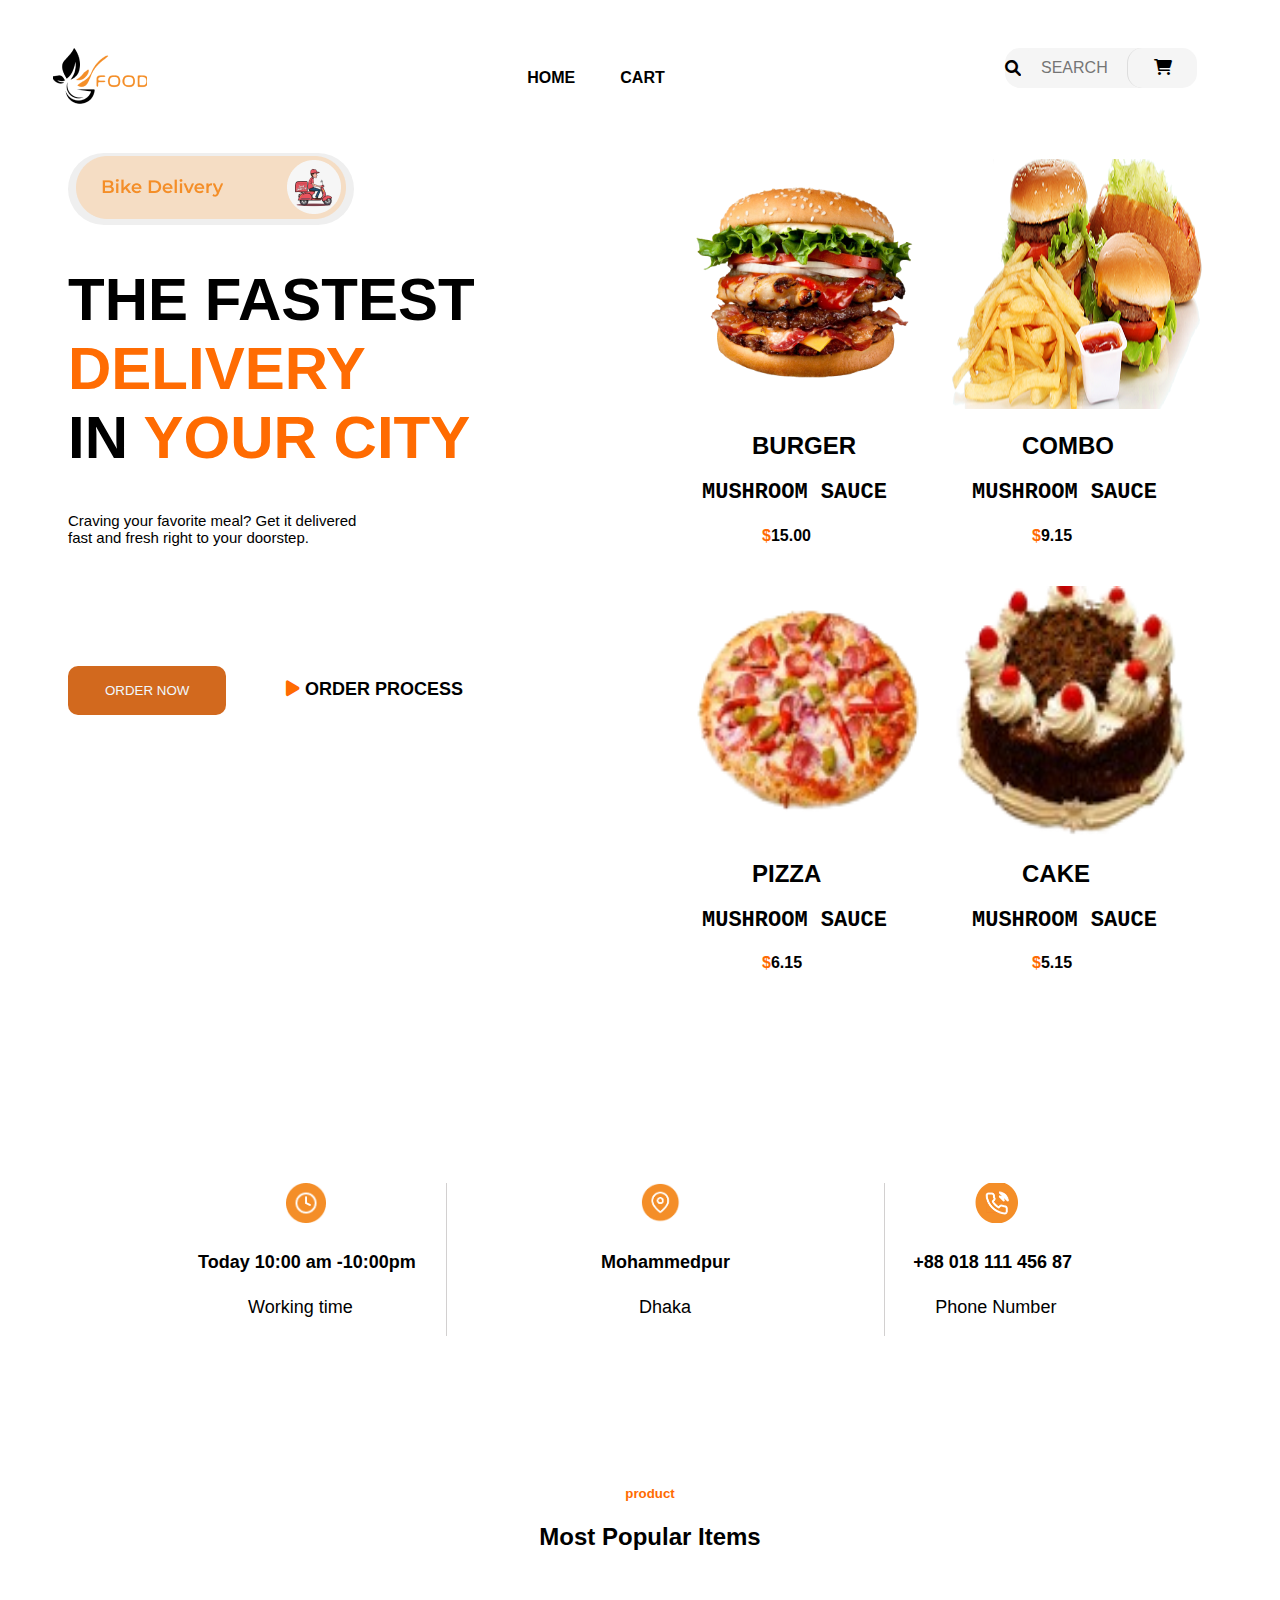
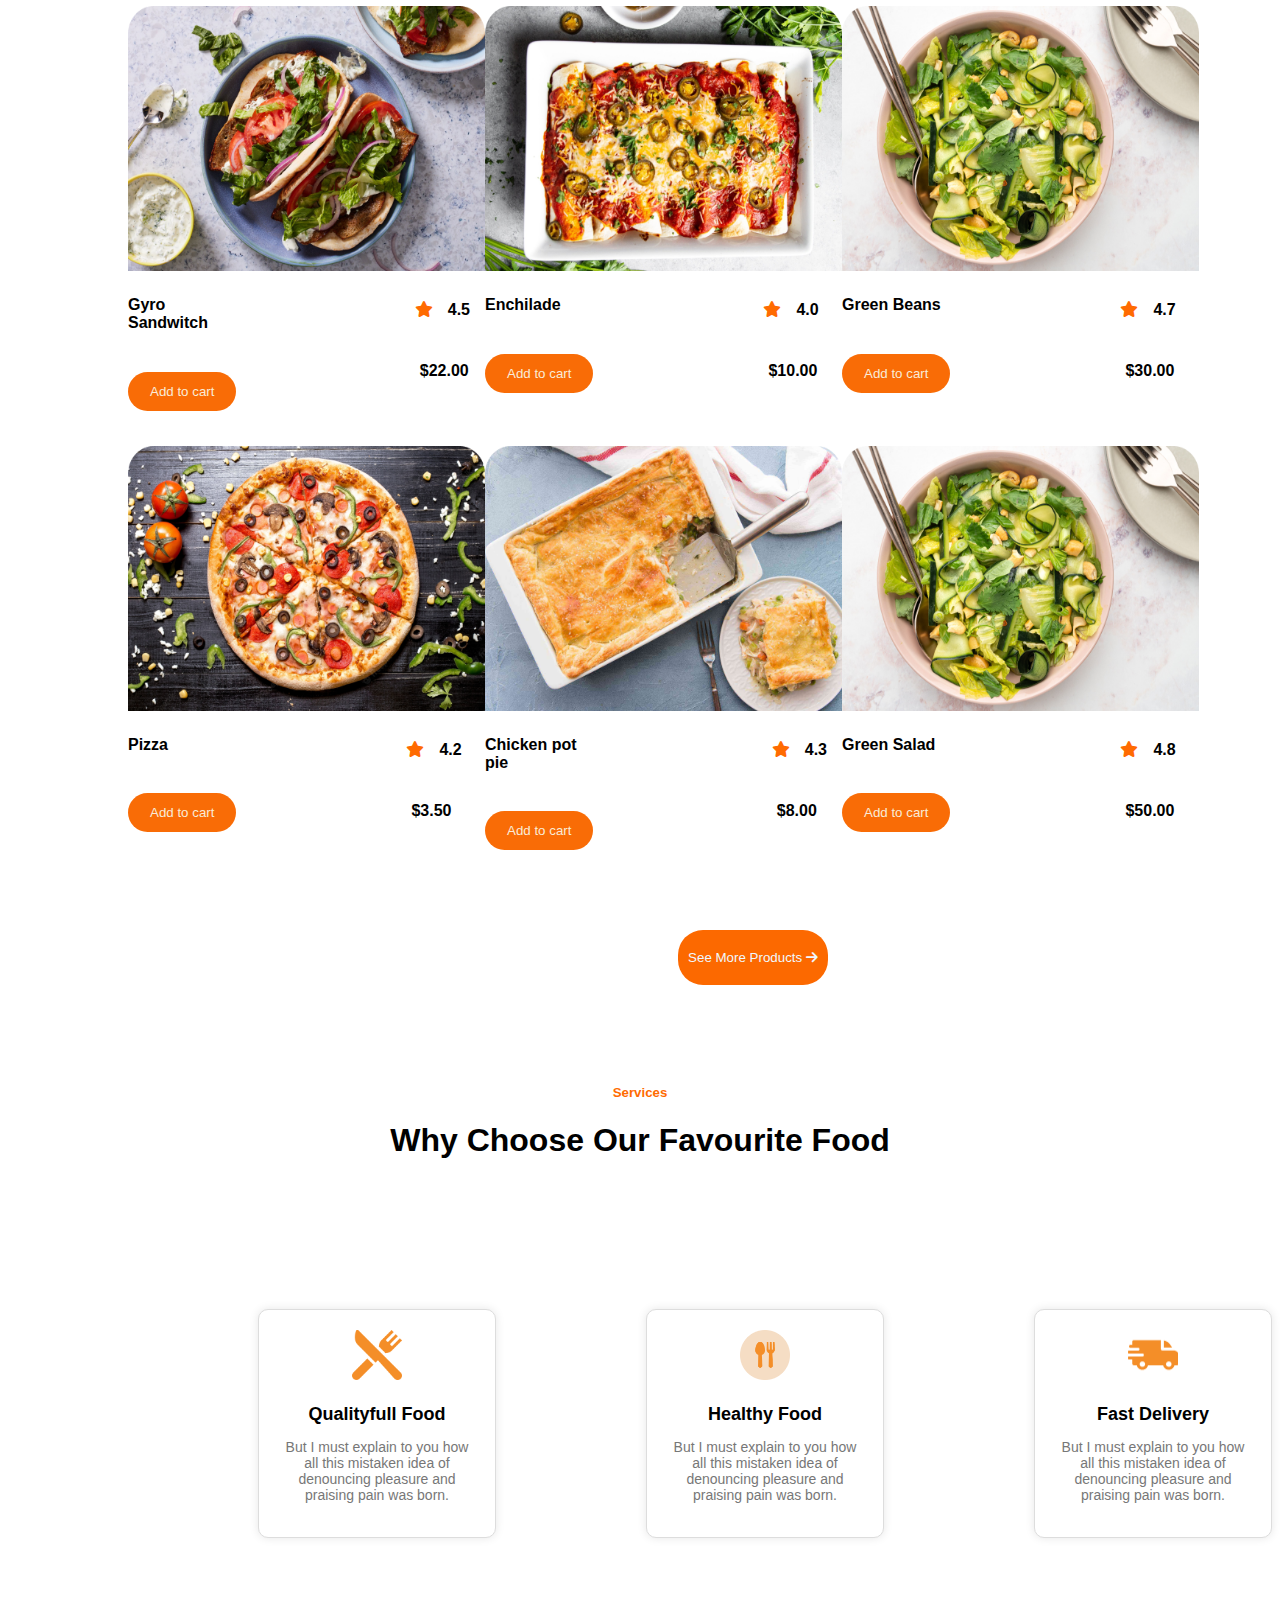
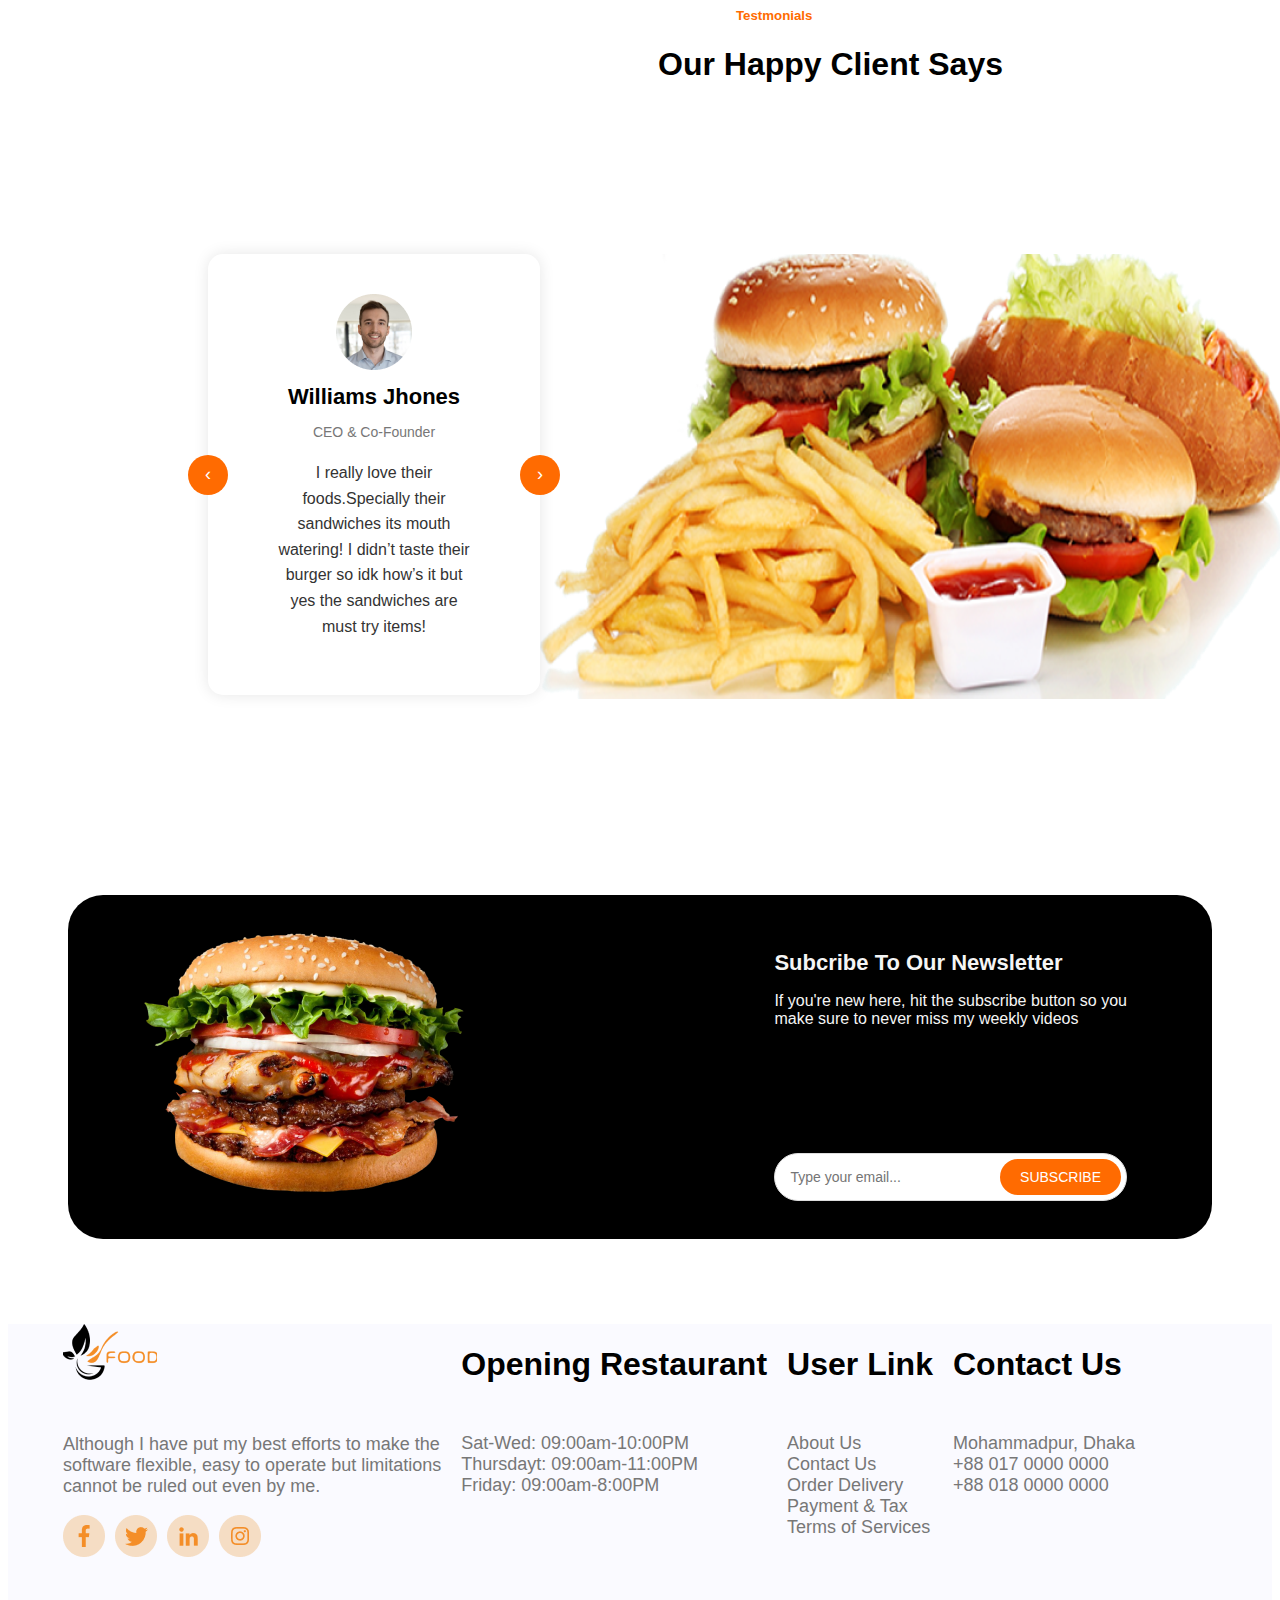
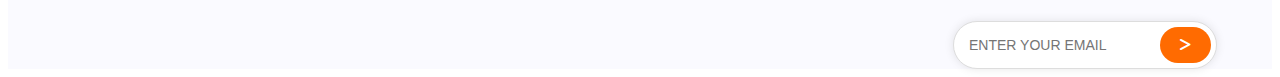
<file: index.html>
<!DOCTYPE html>
<html lang="en">

<head>
    <meta charset="UTF-8">
    <meta name="viewport" content="width=device-width, initial-scale=1.0">
    <title>Search and Cart</title>
    <link rel="stylesheet" href="https://cdnjs.cloudflare.com/ajax/libs/font-awesome/6.0.0-beta3/css/all.min.css">
    <link rel="stylesheet" href="./style.css">
    <link rel="stylesheet" href="./responsibe.css">
    <script src="./script.js" defer></script>
</head>

<body>
    <header>
        <!--navbar start-->
        <section class="navbar">

            <div class="navbar-logo">
                <img src="./image/Untitled-1 1.png" alt="" class="src">
            </div>

            <div class="navbar-items">
                <h4>HOME</h4>
                    <h4>CART</h4>
            </div>


            <div class="navbar-search">

                <div class="box">
                    <i class="fa-solid fa-magnifying-glass"></i>

                    <input class="search-button-2" type="text" placeholder="SEARCH" required>
                </div>


                <button class="cart-button">
                    <i class="fas fa-shopping-cart"></i>
                    <span class="cart-badge"></span>
                </button>


            </div>
        </section>
        <!--home menu-->


        <section class="order-button">
            <div class="order-right">


                <div class="order-info">
                    <button>
                        <img src="./image/Bike Delivery.png" alt="" class="src">
                    </button>
                </div>

                <div class="order-des">
                    <h1>THE FASTEST<br>
                        <span style="color: #ff6c03">DELIVERY</span><br>

                        IN <span style="color: rgb(255, 107, 1)"> YOUR CITY</span>
                    </h1>

                    <p>Craving your favorite meal? Get it delivered <br>
                        fast and fresh right to your doorstep.</p>
                </div>

                <div class="order-button-child">
                    <button class="order1">ORDER NOW</button>
                    <button class="order2"> <span style="color: rgb(255, 107, 1)"> <i class="fas fa-play"></i></span>
                        ORDER PROCESS</button>

                </div>
            </div>


            <section class="header-image2">
                <div class="header-image">
                    <img src="./image/1burger.png" alt="" class="src">
                    <h2>BURGER</h2>
                    <h3>MUSHROOM SAUCE</h3>
                    <h4><span style="color: rgb(255, 107, 1)">$</span>15.00</h4>
                </div>


                <div class="header-image">
                    <img src="./image/burger.png" alt="" class="src">
                    <h2>COMBO</h2>
                    <h3>MUSHROOM SAUCE</h3>
                    <h4><span style="color: rgb(255, 107, 1)">$</span>9.15</h4>
                </div>


                <div class="header-image">
                    <img src="./image/Screenshot_2024-08-24_215744-removebg-preview.png" alt="" class="src">
                    <h2>PIZZA</h2>
                    <h3>MUSHROOM SAUCE</h3>
                    <h4><span style="color: rgb(255, 107, 1)">$</span>6.15</h4>
                </div>
                <div class="header-image">
                    <img src="./image/cake.png" alt="" class="src">
                    <h2>CAKE</h2>
                    <h3>MUSHROOM SAUCE</h3>
                    <h4><span style="color: rgb(255, 107, 1)">$</span>5.15</h4>
                </div>


            </section>

        </section>


        <!--contact-->
        <section class="contact">


            <div class="working-hour">
                <img class="hour-pic" src="./image/Group 19.png" alt="" class="src">
                <h4>Today 10:00 am -10:00pm </h4>
                <p>Working time</p>

            </div>



            <div class="working-hour2">
                <img class="hour-pic" src="./image/loc.png" alt="" class="src">

                <h4>Mohammedpur</h4>
                <p>Dhaka</p>

            </div>




            <div class="working-hour3">
                <img class="hour-pic" src="./image/call.png" alt="" class="src">
                <h4>+88 018 111 456 87</h4>
                <p>Phone Number</p>

            </div>


        </section>

        <section>
            <div class="title">
                <h5><span style="color: rgb(255, 107, 1)">product</span></h5>
                <h2>Most Popular Items</h2>
            </div>

        </section>
        <!--popular items-->
        <section class="populars">



            <div class="popular">
                <div class="popular-items">
                    <div class="popular-item">
                        <div>
                            <img class="popular-image" src="./image/New folder/5555.png" alt="" class="src">
                        </div>

                        <div class="popular-item-des">
                            <div class="popular-item-des-left">
                                <h4>Gyro Sandwhich</h4>
                                <button class="ADD-TO-CART">Add to cart</button>
                            </div>


                            <div class="popular-item-des-right">

                                <div class="popular-item-des-right-up">
                                    <h4> <span style="color: rgb(255, 107, 1)"> <i class="fas fa-star"></i></span></h4>

                                    <h4>4.9</h4>

                                </div>

                                <div class="price">
                                    <h4>$15.00</h4>
                                </div>
                            </div>

                        </div>


                    </div>

                </div>
            </div>


            <div class="popular">


                <div class="popular-items">
                    <div class="popular-item">
                        <div>
                            <img class="popular-image" src="./image/New folder/Mask1 group.png" alt="" class="src">
                        </div>

                        <div class="popular-item-des">
                            <div class="popular-item-des-left">
                                <h4>Enchilade</h4>
                                <button class="ADD-TO-CART">Add to cart</button>
                            </div>


                            <div class="popular-item-des-right">

                                <div class="popular-item-des-right-up">
                                    <h4> <span style="color: rgb(255, 107, 1)"> <i class="fas fa-star"></i></span></h4>

                                    <h4>5.0</h4>

                                </div>

                                <div class="price">
                                    <h4>$25.00</h4>
                                </div>
                            </div>

                        </div>


                    </div>

                </div>
            </div>


            <div class="popular">


                <div class="popular-items">
                    <div class="popular-item">
                        <div>
                            <img class="popular-image" src="./image/New folder/k group.png" alt="" class="src">
                        </div>

                        <div class="popular-item-des">
                            <div class="popular-item-des-left">
                                <h4>Green Beans</h4>
                                <button class="ADD-TO-CART">Add to cart</button>
                            </div>


                            <div class="popular-item-des-right">

                                <div class="popular-item-des-right-up">
                                    <h4> <span style="color: rgb(255, 107, 1)"> <i class="fas fa-star"></i></span></h4>

                                    <h4>4.9</h4>

                                </div>

                                <div class="price">
                                    <h4>$12.00</h4>
                                </div>
                            </div>

                        </div>


                    </div>

                </div>
            </div>


            <div class="popular">


                <div class="popular-items">
                    <div class="popular-item">
                        <div>
                            <img class="popular-image" src="./image/New folder/Mask ==group.png" alt="" class="src">
                        </div>

                        <div class="popular-item-des">
                            <div class="popular-item-des-left">
                                <h4>Pizza</h4>
                                <button class="ADD-TO-CART">Add to cart</button>
                            </div>


                            <div class="popular-item-des-right">

                                <div class="popular-item-des-right-up">
                                    <h4> <span style="color: rgb(255, 107, 1)"> <i class="fas fa-star"></i></span></h4>

                                    <h4>5.0</h4>

                                </div>

                                <div class="price">
                                    <h4>$18.50</h4>
                                </div>
                            </div>

                        </div>


                    </div>

                </div>
            </div>


            <div class="popular">


                <div class="popular-items">
                    <div class="popular-item">
                        <div>
                            <img class="popular-image" src="./image/New folder/Maroup.png" alt="" class="src">
                        </div>

                        <div class="popular-item-des">
                            <div class="popular-item-des-left">
                                <h4>Chicken Pot Pie</h4>
                                <button class="ADD-TO-CART">Add to cart</button>
                            </div>


                            <div class="popular-item-des-right">

                                <div class="popular-item-des-right-up">
                                    <h4> <span style="color: rgb(255, 107, 1)"> <i class="fas fa-star"></i></span></h4>

                                    <h4>5.0</h4>

                                </div>

                                <div class="price">
                                    <h4>$25.00</h4>
                                </div>
                            </div>

                        </div>


                    </div>

                </div>
            </div>


            <div class="popular">


                <div class="popular-items">
                    <div class="popular-item">
                        <div>
                            <img class="popular-image" src="./image/New folder/Mask roup.png" alt="" class="src">
                        </div>

                        <div class="popular-item-des">
                            <div class="popular-item-des-left">
                                <h4>Green Salad</h4>
                                <button class="ADD-TO-CART">Add to cart</button>
                            </div>


                            <div class="popular-item-des-right">

                                <div class="popular-item-des-right-up">
                                    <h4> <span style="color: rgb(255, 107, 1)"> <i class="fas fa-star"></i></span></h4>

                                    <h4>4.9</h4>

                                </div>

                                <div class="price">
                                    <h4>$15.00</h4>
                                </div>
                            </div>

                        </div>


                    </div>

                </div>
            </div>




        </section>

        <!--show more button-->
        <section class="show-more">
            <button " class=" show-more-buton"> See More Products <i class="fa-solid fa-arrow-right"></i></button>
        </section>


    </header>

    
        <script src="script.js"></script>


        <section class="food-info">
            <div class="food-info-title">
                <h5><span style="color: rgb(255, 107, 1)">Services</span></h5>
                <h1>Why Choose Our Favourite Food</h1>
            </div>
        </section>
        <!--delete this-->
        <section class="services">

            <div class="button-container">
                <div class="button" id="button1">
                    <img src="./image/Food.png" alt="Qualityfull Food">
                    <h3>Qualityfull Food</h3>
                    <p>But I must explain to you how all this mistaken idea of denouncing pleasure and praising pain was
                        born.</p>
                </div>
                <div class="button" id="button2">
                    <img src="./image/healty.png" alt="Healthy Food">
                    <h3>Healthy Food</h3>
                    <p>But I must explain to you how all this mistaken idea of denouncing pleasure and praising pain was
                        born.</p>
                </div>
                <div class="button" id="button3">
                    <img src="./image/delivery.png" alt="Fast Delivery">
                    <h3>Fast Delivery</h3>
                    <p>But I must explain to you how all this mistaken idea of denouncing pleasure and praising pain was
                        born.</p>
                </div>
            </div>

        </section>


        <section class="testimonial">

            <div class="testimonial-title">
                <h5><span style="color: rgb(255, 107, 1)">Testmonials</span></h5>
                <h1>Our Happy Client Says</h1>
            </div>
        </section>


        <section class="testimonial-section">
            <div class="testimonial-card">
                <button class="arrow-button left-arrow">&#8249;</button>
                <div class="testimonial-content">
                    <img src="./image/male.png" alt="User Image" class="testimonial-image2">
                    <h3>Williams Jhones</h3>
                    <p class="designation">CEO & Co-Founder</p>
                    <p class="testimonial-text">
                        I really love their foods.Specially their sandwiches its mouth watering!
                        I didn’t taste their burger so idk how’s it
                        but yes the sandwiches are must try items!
                    </p>
                </div>
                <button class="arrow-button right-arrow">&#8250;</button>
            </div>

            <div class="testimonial-image" ",>
            <img src=" ./image/burger.png" alt="" class="src">
            </div>
        </section>

        <section class="subscribe">
            <div class="subscribe-image">
                <img src="./image/1burger.png" alt="" class="src">

            </div>

            <div class="subscribe-des">
                <h3>Subcribe To Our Newsletter</h3>
                <p>If you're new here, hit the subscribe button
                    so you <br>make sure to never miss my weekly videos</p>
                <div class="subscription-container">
                    <input type="email" id="email-input" placeholder="Type your email..." required>
                    <button id="subscribe-button">SUBSCRIBE</button>
                    <p id="error-message" class="hidden">Enter your email</p>
                </div>
            </div>
            <script src="script.js"></script>


        </section>

        <section class="footer-sec">
            <div class="footer">
                <img src="./image/Untitled-1 1.png" alt="" class="src">
                <p>Although I have put my best efforts to make the <br>
                    software flexible, easy to operate but limitations<br>
                    cannot be ruled out even by me.</p>

                <div class="social">
                    <a href=""><img src="./image/1Facebook.png" alt=""></a>
                    <a href=""><img src="./image/1Twitter.png" alt=""></a>
                    <a href=""><img src="./image/1Linkind.png" alt=""></a>
                    <a href=""><img src="./image/1Instagram.png" alt=""></a>

                </div>


            </div>

            <div class="footer">
                <h1>Opening Restaurant</h1>
                <p> Sat-Wed: 09:00am-10:00PM<br>
                    Thursdayt: 09:00am-11:00PM<br>
                    Friday: 09:00am-8:00PM</p>
            </div>


            <div class="footer">
                <h1>User Link</h1>
                <p>
                    About Us<br>
                    Contact Us<br>
                    Order Delivery<br>
                    Payment & Tax<br>
                    Terms of Services<br>
                </p>
            </div>



            <div class="footer">
                <h1>Contact Us</h1>
                <p>
                    Mohammadpur, Dhaka<br>
                    +88 017 0000 0000<br>
                    +88 018 0000 0000
                </p>


                <div class="subscription-container">
                    <input type="email" id="email-input" placeholder="ENTER YOUR EMAIL" required>
                    <button id="subscribe-button"><i class="fa-solid fa-greater-than"></i></button>
                </div>

            </div>







        </section>








    </body>

</html>
</file>
<file: style.css>
/*navbar_search_start*/

body {
    font-family: 'Arial', sans-serif;
}

.navbar-search{
    display: flex;
    gap: 02px; /* Space between buttons */
    margin-right: 30px;
    
}

.search-button {
    padding: 10px 20px;
    font-size: 16px;
    border: 1px solid #ccc;
    border-radius: 15px;
    background-color: #f5f5f5;
    transition: background-color 0.3s ease;
    height: 20px;
    width: 100px;
    cursor: pointer;
    border: none;
    padding-right: 20px;
    text-align: start;
    
}
/* for not showing outside border of search input*/
input:focus {
    outline:none !important;
}

.box
{
    height: 40px;
    width: 120px;
    display: flex;
    background-color: #f5f5f5;
    align-items: center;
    border-radius: 15px;
    border: none;
    border-color: transparent;
    
}


.search-button-2
{
    padding: 10px 20px;
    font-size: 16px;
    border: 1px solid #ccc;
    border-radius: 15px;
    background-color: #f5f5f5;
    transition: background-color 0.3s ease;
    height: 20px;
    width: 100px;
    cursor: pointer;
    border: none;
    padding-right: 20px;
    text-align: start;
    border: transparent;
    border-color: transparent;
    
}

.cart-button {
    padding: 10px 20px;
    font-size: 16px;
    border: 1px solid #ccc;
    border-radius: 15px;
    background-color: #f5f5f5;
    cursor: pointer;
    transition: background-color 0.3s ease;
    height: 40px;
    width: 70px;
    right: 0;
    border: none;
    position:relative;
    border-left: 1px solid rgba(0, 0, 0, 0.097);
    

}

.btn:hover {
    background-color: #e0e0e0;
}

/*navbar_search_start*/


/*navbar_items_start*/

.navbar-items
{   
    display: flex;
    gap: 45px;
    margin-left: 40px;
}

/*navbar_items_end*/

/*navbar start*/
.navbar{
    display: flex;
    justify-content: space-between;
    padding-top: 40px;
    padding-left: 45px;
    padding-right: 45px;
}

/*navbar end */


/*order-button start*/

.order-info{
    margin-top: 44px;
    
    width: fit-content;

}
.order-info button
{
    border-radius: 50px;
    border-color: transparent;
}

/*order-button end*/


/*RIGHT SIDE FOOD PICS*/
.header-image img {
    height: 250px;
    width: 250px;
}

.header-image h2 {
    padding-left: 70px;
   
   
   

}

.header-image h3 {
    padding-left: 20px;
    font-family: 'Courier New', Courier, monospace;
 
  

}

.header-image h4 {
    padding-left: 80px;
    color: black;
   
    
}

.header-image {
    margin: 0; /* Remove any default margin */
    padding: 0; /* Remove any default padding */
}

.header-image2 {
    display: grid;
    grid-template-columns: repeat(2, 1fr);
    box-sizing: border-box;
    gap: 0px; 
  justify-content: space-between;
    padding: 0;  
    padding-right: 70px;
   
} 


.header-image2
{
    
    padding-top: 50px;
    gap: 20px;
}
.header-image:hover
{
    background-color: #f9f9f9ea;
    border-radius: 15px;
}












































/*order-right START*/

.order-right
{
    padding-left: 60PX;
}

.order-des
{ 
    font-size: 15px;
    font-family: Verdana, Geneva, Tahoma, sans-serif;
    gap: 50px;
}
.order-des h1
{
    font-size: 60px;
    font-family: 'Segoe UI', Tahoma, Geneva, Verdana, sans-serif;
}


.order2{
    margin-left: 20px;
    font-size: 18px;
    font-weight: 600;
    margin-top: 105px;
    padding: 05px 35px;
    background-color: transparent;
     border-radius: 5%;
     border-style: none;
}
.order1
{

    background-color: chocolate;
   text-align: center;
   color: aliceblue;
   padding: 15px 35px;
   border-radius: 10px;
   margin-top: 105px;
   border-color: transparent;
    
    
}

/*order-right-end*/

/*order _left*/
.order-left
{
    
    margin-right: 20px;
    margin-top: 20px;
    
}
/* order-left end*/
/*order-button*/
.order-button
{
    display: flex;
    justify-content: space-between;
}
/*order button end */


/*contact*/
.working-hour
{
    margin-left: 190px;
    margin-top: 190px;
    font-size: 18px;
    border-right: 1px solid rgba(57, 48, 48, 0.227);   
    
    
}
.working-hour img
{
    margin-left: 88px;
}
.working-hour h4
{
    margin-right: 30px;
}
.working-hour p
{
    margin-left: 50px;
    margin-right: 10px;
}
/* working hour 2*/

.working-hour2
{
    
    margin-top: 190px;
    font-size: 18px;
    
    
    
}
.working-hour2 img
{
    margin-left: 40px;
}
.working-hour2 p
{
    margin-left: 38px;
}

.hour-pic
{
    height: 40px;
}
/* working hour 2 end*/


/* working hour 3*/

.working-hour3
{
    margin-right: 200px;
    
    margin-top: 190px;
    font-size: 18px;    
    border-left: 1px solid rgba(57, 48, 48, 0.227);
}
.working-hour3 img
{
    margin-left: 88px;
}

.working-hour3 h4
{
    margin-left: 28px;
}
.working-hour3 p
{
    margin-left: 50px;
}
/* working hour 3/
/*contact session*/
.contact
{
    display: flex;
    justify-content: space-between;
}

/*contact session end */


/*popular_items vvvvvvvvvvi*/
.title{
    text-align: center;
    margin-top: 150px;
    margin-left: 20px;
}

.popular-image

{
    height: 265px;
    width: 357px;
}
/*popular-item-des*/
.ADD-TO-CART
{
    background-color: rgb(249, 108, 6);
    color: antiquewhite;
    padding: 10px 20px;
    border-radius: 20px;
    margin-top: 18px;
    border-color: transparent;
}
.popular-item-des-right
{
    padding-left: 60px;
}
.popular-item-des-right-up
{
    padding-left: 110px;
    padding-top: 5px;
    display: flex;
}
.popular-item-des-right-up h4
{
    padding-right: 15px;
}
.popular-item-des-right-up h4
{
  
}

.popular-item-des
{
    display: flex;
    
}

.price{
    padding-left: 115px;
   
}

.popular-items{
    
    padding-top: 35px;
}


.populars{
    display: grid;
    grid-template-columns: repeat(3,1fr);
   justify-items: center;
   padding: 0  120px;
   box-sizing: border-box;
 
   
      
}


/*vvvi important part */

.show-more-buton
{
    background-color: rgb(252, 105, 0);
    color: aliceblue;
    height: 55px;
    width:150px;
    margin-left: 670px;
    margin-top: 80px;
    border-radius: 25px;
    font-weight: 500px;
    border-color: transparent;
}

/* food -info-title*/

.food-info-title
{
    text-align: center;
    margin-top: 100px;
}

.food-info-title h1
{
    font-family: 'Franklin Gothic Medium', 'Arial Narrow', Arial, sans-serif;
}




/* delete this*/
/* services*/

.button-container {
    display: flex;
    gap: 150px;
    margin-left: 250px;
    margin-top: 150px;
}

.button {
    background-color: white;
    border: 1px solid #ddd;
    border-radius: 10px;
    padding: 20px;
    width: 200px;
    text-align: center;
    box-shadow: 0 0 10px rgba(0, 0, 0, 0.1);
    transition: all 0.3s ease;
    cursor: pointer;
}

.button img {
    width: 50px;
    height: 50px;
    margin-bottom: 10px;
}

.button h3 {
    font-size: 18px;
    margin: 10px 0;
}

.button p {
    font-size: 14px;
    color: #777;
    font-family: 'Gill Sans', 'Gill Sans MT', Calibri, 'Trebuchet MS', sans-serif;
}

.button:hover {
    background-color: #fff;
    box-shadow: 0 0 15px rgba(0, 0, 0, 0.3);
    transform: translateY(-10px);
}

/* Specific hover effect for clicked button */
.button.active {
    background-color: #fff;
    box-shadow: 0 0 15px rgba(0, 0, 0, 0.3);
    transform: translateY(-10px);
}


/* end */
/* testimonial title*/
.testimonial-title
{
   margin-left: 650px;
   margin-top: 70px;
}
.testimonial-title h5
{
    margin-left: 78px;
}


/*testimonial des*/

.testimonial-section {
    
    display: flex;
    justify-content: space-between;
    padding-top: 150px;

}

.testimonial-card {
    background-color: white;
    border-radius: 15px;
    box-shadow: 0 0 15px rgba(0, 0, 0, 0.1);
    padding: 40px;
    display: flex;
    align-items: center;
    width: 20%;
    max-width: 800px;
    position: relative;
    margin-left: 200px;
    
}

.testimonial-content {
    text-align: center;
    width: 80%;
    margin: 0 auto;
}

.testimonial-image {
    
    height: 80px;
    border-radius: 50%;
    margin-bottom: 15px;
    width: 50%;
    
    margin-right: 100px;
}

h3 {
    font-size: 22px;
    margin: 10px 0 5px;
}

.designation {
    font-size: 14px;
    color: #777;
    margin-bottom: 20px;
}

.testimonial-text {
    font-size: 16px;
    line-height: 1.6;
    color: #333;
}

.arrow-button {
    background-color: #ff6b01;
    color: white;
    border: none;
    border-radius: 50%;
    width: 40px;
    height: 40px;
    cursor: pointer;
    display: flex;
    justify-content: center;
    align-items: center;
    font-size: 18px;
    position: absolute;
    top: 50%;
    transform: translateY(-50%);
}

.left-arrow {
    left: -20px;
}

.right-arrow {
    right: -20px;
}



/* subscribe*/

.subscribe
{
    background-color: black;
    margin-top: 200px;
    margin-left: 60px;
    margin-right: 60px;
    border-radius: 35px;
    display: flex;
    justify-content: space-between;

}
.subscribe-image
{
    padding-left: 55px;
}

.subscribe-des
{
    color: #f5f5f5;
    padding-right: 85px;
    padding-top: 45px;
}



/* delete*/

.subscription-container {
    display: flex;
    align-items: center;
    border: 1px solid #ddd;
    border-radius: 25px;
    padding: 5px;
    box-shadow: 0 0 10px rgba(0, 0, 0, 0.1);
    background-color: white;
    margin-top: 125px;
    padding-top: 5px;
}

#email-input {
    border: none;
    outline: none;
    padding: 10px;
    flex-grow: 1;
    border-radius: 25px;
    font-size: 16px;
    color: #333;
}

#subscribe-button {
    background-color: #ff6b01;
    color: white;
    border: none;
    padding: 10px 20px;
    border-radius: 25px;
    cursor: pointer;
    font-size: 16px;
}

#subscribe-button:hover {
    background-color: #e65c00;
}

#error-message {
    color: rgb(255, 56, 1);
    margin-top: 10px;
    font-size: 20px;
    text-align: center;
}

.hidden {
    display: none;
}

/*footer-sec*/
.footer-sec
{
    padding-left: 55px;
padding-right: 55px;
    margin-top: 85px;
    display: flex;
    justify-content: space-between;
    background-color: #FAFAFF;
    
}
.footer  p
{
  font-size: 18px;
  color: #777;
  margin-top: 50px;
}

.social
{
    margin-top: 15px;
    display: flex;
    gap: 10px;
}

.subscription-container2 {
    display: flex;
    align-items: center;
    justify-content: space-between;
    width: 300px;
    background-color: #fff;
    padding: 5px;
    border-radius: 25px;
margin-bottom: 150px;    
    box-shadow: 0 2px 4px rgba(0, 0, 0, 0.1);
}

#email-input {
    flex: 1;
    border: none;
    padding: 10px;
    border-radius: 25px 0 0 25px;
    font-size: 14px;
    outline: none;
}

#subscribe-button {
    background-color: #ff6b01;
    color: white;
    border: none;
    padding: 10px 20px;
    border-radius: 0 25px 25px 0;
    cursor: pointer;
    font-size: 14px;
    /* creating circle*/
    border-radius: 80px;
}

#subscribe-button:hover {
    background-color: #e65c00;
    color: #fff;
}
</file>
<file: responsibe.css>
@media only screen and (max-width: 480px) 
{ 
    
    /*navbar*/
    .navbar
    {
        display: flex;
        flex-direction: column;
        padding-left: 10px;
    }
    .navbar-logo
    {
        margin-left: 100px;
    }

    .navbar-items
    {
        display: flex;
        flex-direction: column;
        gap: 1px;
        margin-left:120px;
    }

    .navbar-search
    {margin-top: 30px;
        margin-left: 65px;
        width: 100%;
    }

    .order1
    {
        margin-left: 70px;
    }
    .order2
    {
        margin-top: 35px;
    }
    .order-button
    {
        display: flex;
        flex-direction: column;

    }
    .header-image2
    {
        margin: 0px 0px;
        padding: 0px 0px; 
        display: flex;
        flex-direction: column;  
    }
    .header-image img
    {
        margin: 0px 0px;
        padding: 0px 0px;  
     
    
    }
    .header-image{
        padding-left: 20px;

    }

    .order-info button
    {
        padding: 0px 0px;
        margin: 0px 0px;
        margin-left: 20px;
    }
    .order-right
    {
        padding-left: 0px;
    }
    .order-des
    {
        padding: 40px;
    }


    /*menu title left*/

    .order-info button
    {  width: 50px;

    }
.order-des h1{
    font-size: 20px;
    padding-left: 50px;

}

.order-des p {

   
        width: 200px; 
        white-space: normal;
        word-wrap: break-word;
        padding-left: 30px;
    
    
}
/* .order-button {
    display: flex;
    flex-direction: column;
} */

/*menu title right*/

/* .header-image2{
  
    display: flex;
    flex-direction: column;
    margin-left: 95px;

} */

.header-image h3
{
    padding-left: 30px;
    
}

.header-image h2
{
    padding-right: 15px;
    
}
.header-image h4
{
    padding-left: 95px;
    
}
/*header imag section done */
/*menu title complete*/

/*contact section*/

.contact
{
    display: flex;
    flex-direction: column;    
}


.working-hour{
    margin: 0px 0px;
    
    padding-top: 70px;

    padding-right: 50px;

}
.working-hour2{
    margin: 0px 0px;
    
    padding-top: 70px;

    padding-right: 50px;

}
.working-hour3{
    margin: 0px 0px;
    
    padding-top: 70px;

    padding-right: 50px;

}




.hour-pic
{
    padding-left: 25px;
    padding-right: 0px;
    margin-left: 0px;
    margin-right: 0px;
}






.working-hour h4
{
    margin-left: 0px;
    margin-right: 0px;
    padding-left: 40px;
    padding-right: 0px;
    
    /*code not working*/   
}

.working-hour p{
    width: fit-content;
    margin-left: 0px;
    padding-left:75px ;
}
.working-hour2 img
{
    padding-left: 65px;
}
.working-hour3 img
{
    padding-left: 15px;
}
.working-hour2 h4
{
    width: fit-content;
    padding-left: 60px;
}
.working-hour2 p{
    width: fit-content;
    margin-left: 0px;
    padding-left:100px ;
}
.working-hour3 h4
{
    width: fit-content;
    padding-left: 30px;
}
.working-hour3 p{
    width: fit-content;
    margin-left: 0px;
    padding-left:75px ;
}
.title
{
    margin: 0px 0px;
    padding: 0px 0px;
    width: fit-content;
    padding-left: 30px;
    padding-top: 20px;
}


/*contact section ends */
/*"populars" item start*/
.populars
{
    margin: 0px 0px;
    padding: 0px 0px;
   
    display: flex;
    flex-direction: column;

}

.popular
{
    margin: 0px 0px;
    padding: 0px 0px;
    padding-left: 18px;

}

.popular-image
{
    width: 250px;
}

.popular-item-des-right
{
    padding-left: 0px;
}




.popular-item-des-right-up{
    padding-left: 70px;
    padding-right: 0px;

}

.price
{
    padding-left: 0px;
    padding-left: 70px;
    padding-right: 0px;
}

/*food-info-title*/
.food-info
{
    margin-left: 0px;
    margin-right: 0px;
    padding-left: 0px;
    padding-right: 0px;
}
.food-info-title
{
    padding-top: 0px;
    margin-top: 0px;
    padding-bottom: 15px;
}

.food-info-title h1
{
 
        width: 200px; /* Adjust the width as needed */
        white-space: normal;
        word-wrap: break-word;
        padding-left: 35px;
    
    
}
.food-info-title h5
{
    width:max-content;
    padding-left: 115px;
}

/*food info title */


/*services*/
/*button-container*/
.button-container
{
    display: flex;
    flex-direction: column;
    padding: 0px 0px;
    margin: 0px 0px;
    gap: 10px;
}

.button
{
    padding-left:0 px;
    margin-left: 25px;
    padding-top: 0px;
}


/*testimonial*/
.testimonial
{
    padding: 0px 0px;
    margin: 0px 0px;
}

.testimonial-title
{
    padding: 0px 0px;
    margin: 0px 0px;
    padding-left: 18px;
    padding-top: 25px;
    width: fit-content;
}



.testimonial-section
{
    padding: 0px 0px;
    margin: 0px 0px;
    display: flex;
    flex-direction: column;
    
   

}
        .testimonial-card
        {
            padding: 0px 0px;
            margin: 0px 0px;
            
            padding-right: 150px;
            margin-left: 30px;
            padding-top: 10px;
        }

        .testimonial-text
        {
            padding-right: 93px;
        }
        .testimonial-content img
        {
            padding-left: 63px;
        }
        
        .testimonial-content h3
        {
            padding-left: 63px;
        }
        
        .designation
        {
            padding-right: 93px;
            width: 200px;
            white-space: normal;
            word-wrap: break-word;

        } 


        .testimonial-image img {
            width: 150px;
            padding-left: 55px;
            padding-top: 50px;
        }



        .testimonial-text 
        {
            width: 200px;
            white-space: normal;
            word-wrap: break-word;

        }


/*testimonial ends*/

/*subscribe-section*/

.subscribe
    {
        margin: 0px 0px;
        padding: 0px 0px;
        margin-top: 80px;
        width: 85%;
        align-items: center;
        display: flex;
        flex-direction: column;
    }

    .subscribe-image img
    {
        height: 170px;
        width: 180px;
    }

    .subscribe-image
    {
        margin: 0px 0px;
        padding: 0px 0px;
    }

    .subscribe-des
    {
        margin: 0px 0px;
        padding: 0px 0px;
       
    }
    .subscribe-des h3{

    
 padding-left: 25px;
    }

    .subscribe-des p
    {
        
            width: 200px;
            white-space: normal;
            word-wrap: break-word;
            padding-left: 70px;
    }

    .subscription-container
    {
        margin-bottom: 50px;
       
    }

    .footer-sec
    {
        margin: 0px 0px;
        padding: 0px 0px;
        gap: 0px;
        display: flex;
        flex-direction: column;
        padding-left:20px ;
        
    }
    .footer p
    {
        
            width: 250px; /* Adjust the width as needed */
            white-space: normal;
            word-wrap: break-word;
        
    }

    .footer img{
        margin-top: 30px;
    }
    .subscription-container
    {
        margin: 0px 0px;
        padding: 0px 0px;
        padding-right: 10px;
        width: 70%;
        margin-top: 18px;
        margin-right: 10px;
    }
    

    .show-more button {
        margin-left: 65px;
        margin-right: 0px;
        padding-left: 0px;
        padding-right: 0px;
    }


}
</file>
